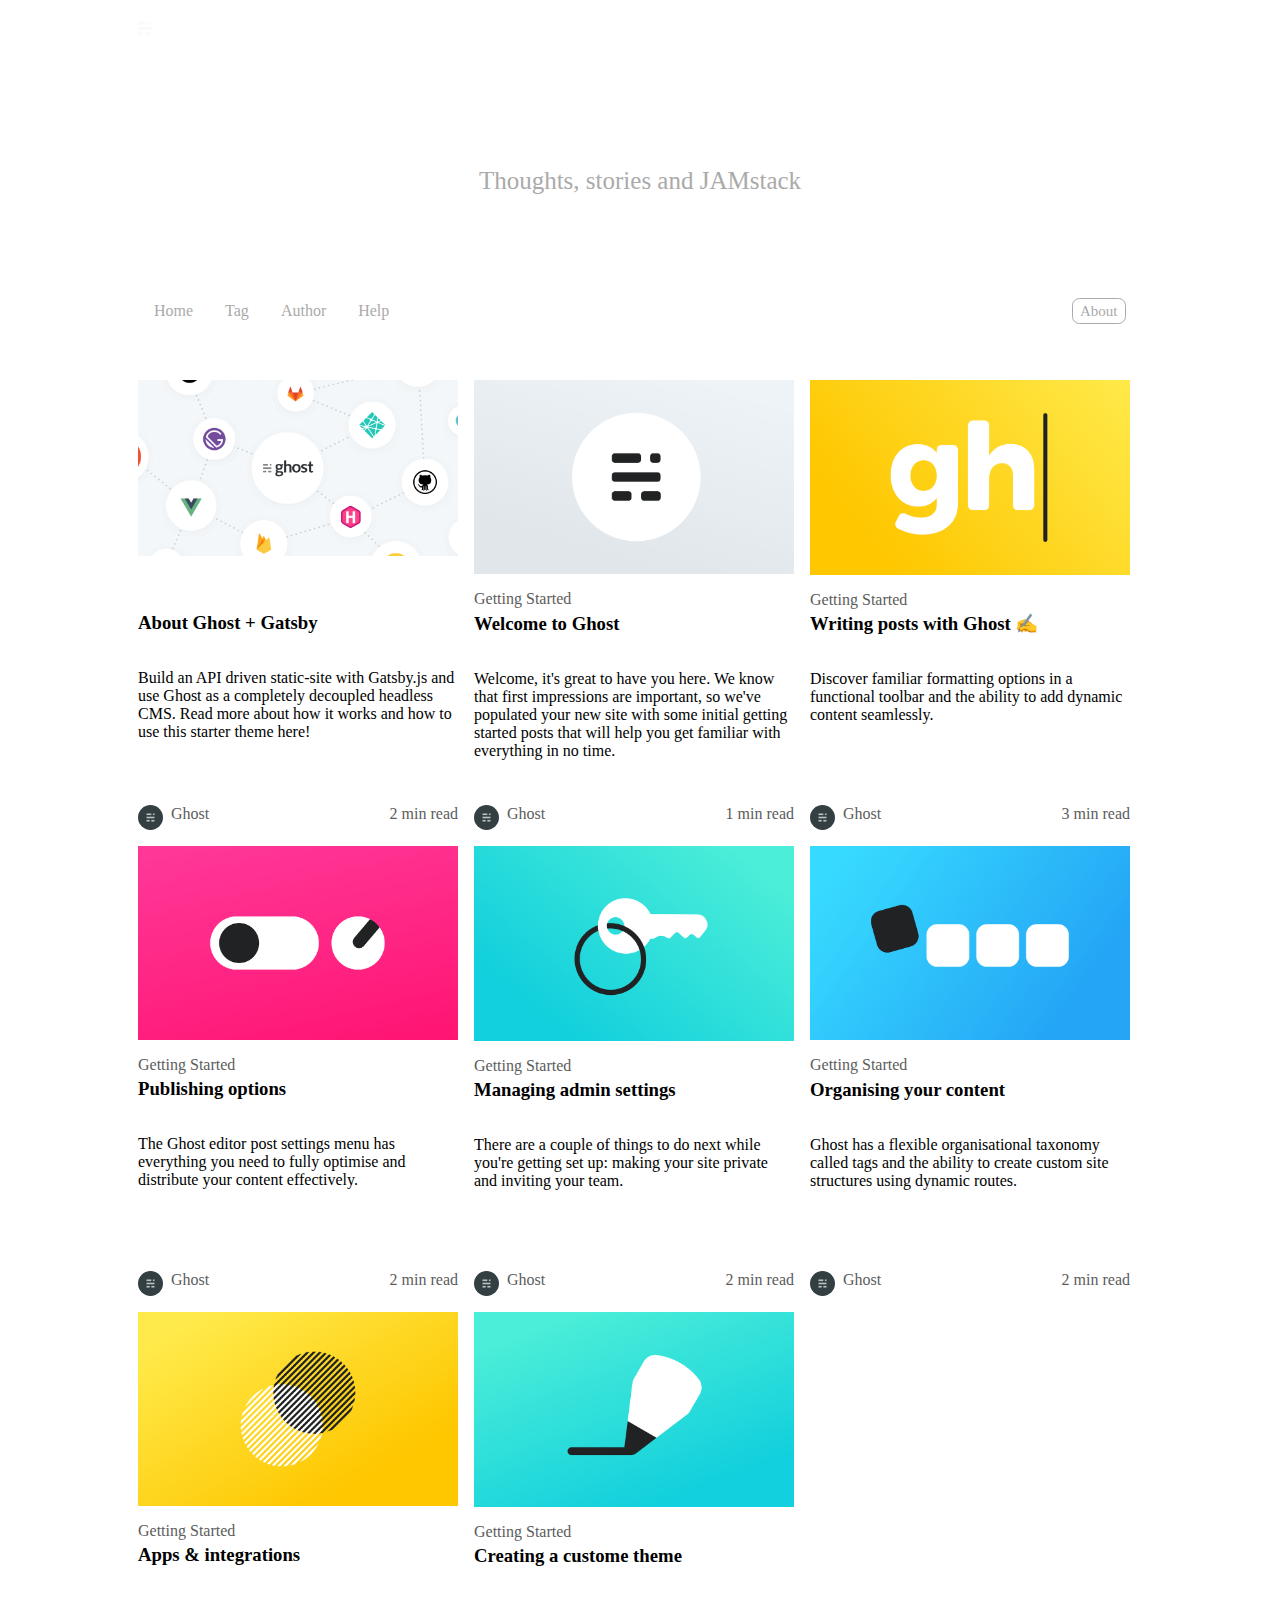
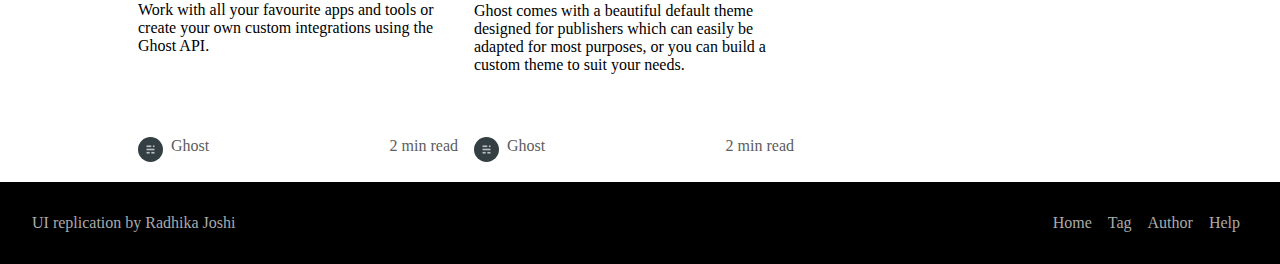
<file: gatsbyghost.html>
<!DOCTYPE html>
<html lang="en">

<head>
    <meta charset="UTF-8">
    <meta http-equiv="X-UA-Compatible" content="IE=edge">
    <meta name="viewport" content="width=device-width, initial-scale=1.0">
    <title>Document</title>
    <link href="gatsbyghost.css" rel="stylesheet">
</head>

<body>
    <header >
        <div class="header-icons main-container">
            <div class="left-position">
                <img class="logo-icons" src="images/ghost-logo.svg">
            </div>
            <div class="right-position">
                <img class="s-icons" src="images/twitter.svg">
                <img class="s-icons" src="images/facebook.svg">
                <img class="s-icons" src="images/rss.svg">
            </div>


        </div>
        <div class="page-heading-content main-container">
            <h1 class="page-heading">Ghost & Gatsby</h1>
            <p class="page-heading-tagline">Thoughts, stories and JAMstack</p>
        </div>
        <div class="main-container">
            <nav>
                <ul>
                    <div>
                        <li><a href="index.html">Home</a></li>
                        <li><a>Tag</a></li>
                        <li><a>Author</a></li>
                        <li><a>Help</a></li>
                    </div>
                    <div>
                        <li class="position-right "><a class="link-btn-design">About</a></li>
                    </div>

                </ul>
            </nav>
        </div>

    </header>

    <main class="main-container">
        <div class="post-container">

            <div class="post first-post">
                <img class="post-image" src="images/ghost-headless-feature-image.png">
                <h3>About Ghost + Gatsby</h3>
                <p class="post-description">Build an API driven static-site with Gatsby.js and use Ghost as a completely
                    decoupled headless CMS. Read more about how it works and how to use this starter theme here!</p>
                <div class="post-ghost-icon-readtime">
                    <div class="logo-ghost-label">
                        <img class="ghost-icon" src="images/ghost.png">
                        <span class="ghost-label"> Ghost</span>
                    </div>
                    <div>
                        <span class="reading-time">2 min read</span>
                    </div>
                </div>
            </div>
            <div class="post">
                <img class="post-image" src="images/welcome-to-ghost.png">
                <p class="started-label">Getting Started</p>
                <h3>Welcome to Ghost</h3>
                <p class="post-description"> Welcome, it's great to have you here. We know that first impressions are
                    important, so we've populated your new site with some initial getting started posts that will help
                    you get familiar with everything in no time.</p>
                <div class="post-ghost-icon-readtime">
                    <div class="logo-ghost-label">
                        <img class="ghost-icon" src="images/ghost.png">
                        <span class="ghost-label"> Ghost</span>
                    </div>
                    <div>
                        <span class="post-reading-time">1 min read</span>
                    </div>
                </div>
            </div>
            <div class="post">
                <img class="post-image" src="images/writing-posts-with-ghost.png">
                <p class="started-label">Getting Started</p>
                <h3>Writing posts with Ghost ✍️</h3>
                <p class="post-description">Discover familiar formatting options in a functional toolbar and the ability
                    to add dynamic content seamlessly.</p>
                <div class="post-ghost-icon-readtime">
                    <div class="logo-ghost-label">
                        <img class="ghost-icon" src="images/ghost.png">
                        <span class="ghost-label"> Ghost</span>
                    </div>
                    <div>
                        <span class="post-reading-time">3 min read</span>
                    </div>
                </div>
            </div>
            <div class="post">
                <img class="post-image" src="images/publishing-options.png">
                <p class="started-label">Getting Started</p>
                <h3>Publishing options</h3>
                <p class="post-description">The Ghost editor post settings menu has everything you need to fully
                    optimise and distribute your content effectively.</p>
                <div class="post-ghost-icon-readtime">
                    <div class="logo-ghost-label">
                        <img class="ghost-icon" src="images/ghost.png">
                        <span class="ghost-label"> Ghost</span>
                    </div>
                    <div>
                        <span class="post-reading-time">2 min read</span>
                    </div>
                </div>
            </div>
            <div class="post">
                <img class="post-image" src="images/admin-settings.png">
                <p class="started-label">Getting Started</p>
                <h3>Managing admin settings</h3>
                <p class="post-description">There are a couple of things to do next while you're getting set up: making
                    your site private and inviting your team.</p>
                <div class="post-ghost-icon-readtime">
                    <div class="logo-ghost-label">
                        <img class="ghost-icon" src="images/ghost.png">
                        <span class="ghost-label"> Ghost</span>
                    </div>
                    <div>
                        <span class="post-reading-time">2 min read</span>
                    </div>
                </div>
            </div>
            <div class="post">
                <img class="post-image" src="images/organising-your-content.png">
                <p class="started-label">Getting Started</p>
                <h3>Organising your content</h3>
                <p class="post-description">Ghost has a flexible organisational taxonomy called tags and the ability to
                    create custom site structures using dynamic routes.</p>
                <div class="post-ghost-icon-readtime">
                    <div class="logo-ghost-label">
                        <img class="ghost-icon" src="images/ghost.png">
                        <span class="ghost-label"> Ghost</span>
                    </div>
                    <div>
                        <span class="post-reading-time">2 min read</span>
                    </div>
                </div>
            </div>
            <div class="post">
                <img class="post-image" src="images/app-integrations.png">
                <p class="started-label">Getting Started</p>
                <h3>Apps & integrations</h3>
                <p class="post-description">Work with all your favourite apps and tools or create your own custom
                    integrations using the Ghost API.</p>
                <div class="post-ghost-icon-readtime">
                    <div class="logo-ghost-label">
                        <img class="ghost-icon" src="images/ghost.png">
                        <span class="ghost-label"> Ghost</span>
                    </div>
                    <div>
                        <span class="post-reading-time">2 min read</span>
                    </div>
                </div>
            </div>
            <div class="post">
                <img class="post-image" src="images/creating-a-custom-theme.png">
                <p class="started-label">Getting Started</p>
                <h3>Creating a custome theme</h3>
                <p class="post-description">Ghost comes with a beautiful default theme designed for publishers which can
                    easily be adapted for most purposes, or you can build a custom theme to suit your needs.</p>
                <div class="post-ghost-icon-readtime">
                    <div class="logo-ghost-label">
                        <img class="ghost-icon" src="images/ghost.png">
                        <span class="ghost-label"> Ghost</span>
                    </div>
                    <div>
                        <span class="post-reading-time">2 min read</span>
                    </div>
                </div>
            </div>


        </div>
    </main>
    <footer>
        <div class="footer-content">
            <div class="copyright-info">
               UI replication by Radhika Joshi
            </div>
            <div class="footer-nav-links">
             
                        <li><a>Home</a></li>
                        <li><a>Tag</a></li>
                        <li><a>Author</a></li>
                        <li><a>Help</a></li>
              
            </div>
        </div>
    </footer>

</body>

</html>
</file>
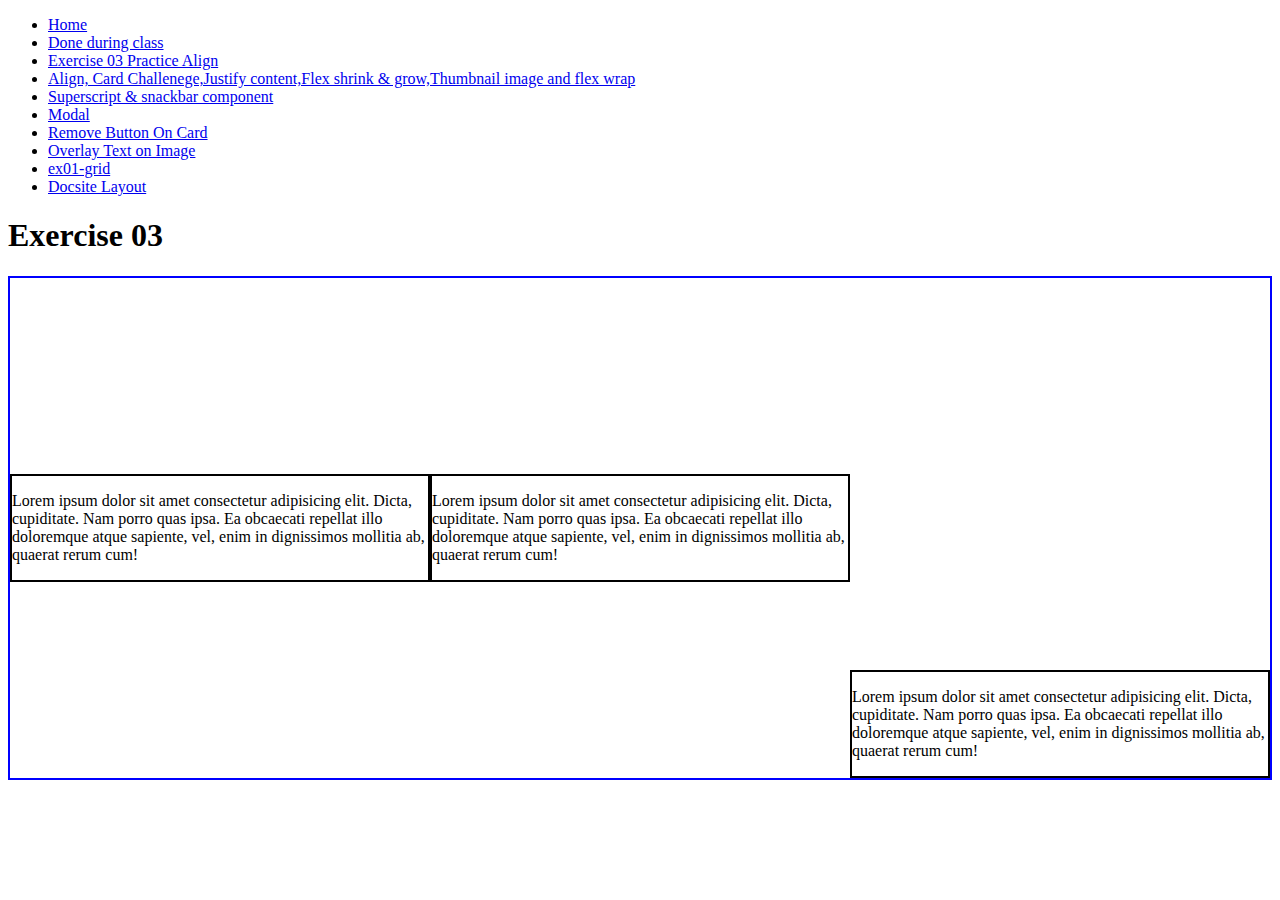
<file: index2.html>
<!DOCTYPE html>
<html lang="en">

<head>
    <meta charset="UTF-8">
    <meta http-equiv="X-UA-Compatible" content="IE=edge">
    <meta name="viewport" content="width=device-width, initial-scale=1.0">
    <title>CSS HW</title>
    <link href="styles2.css" rel="stylesheet">
</head>

<body>
    <nav>
        <ul>
            <li><a href="Index.html">Home</a></li>
            <li><a href="index1.html">Done during class</a></li>
            <li><a href="index2.html">Exercise 03 Practice Align</a></li>
            <li><a href="index3.html">Align, Card Challenege,Justify content,Flex shrink & grow,Thumbnail image and flex wrap</a></li>
            <li><a href="index4.html">Superscript & snackbar component</a></li>
            <li><a href="index5.html">Modal</a></li>
            <li><a href="index6.html">Remove Button On Card</a></li>
            <li><a href="index7.html">Overlay Text on Image</a></li>
            <li><a href="index8.html">ex01-grid</a></li>
            <li><a href="index9.html">Docsite Layout</a></li>
        </ul>
    </nav>
    <h1>Exercise 03</h1>
    <div class="main-container"> 
        <div class="child-container">
            <p>Lorem ipsum dolor sit amet consectetur adipisicing elit. Dicta, cupiditate. Nam porro quas ipsa. Ea
                obcaecati repellat illo doloremque atque sapiente, vel, enim in dignissimos mollitia ab, quaerat
                rerum cum!</p>
        </div>
        <div class="child-container">
            <p>Lorem ipsum dolor sit amet consectetur adipisicing elit. Dicta, cupiditate. Nam porro quas ipsa. Ea
                obcaecati repellat illo doloremque atque sapiente, vel, enim in dignissimos mollitia ab, quaerat
                rerum cum!</p>
        </div>
        <div class="child-container third-child">
            <p>Lorem ipsum dolor sit amet consectetur adipisicing elit. Dicta, cupiditate. Nam porro quas ipsa. Ea
                obcaecati repellat illo doloremque atque sapiente, vel, enim in dignissimos mollitia ab, quaerat
                rerum cum!</p>
        </div>
    </div>


</body>

</html>
</file>
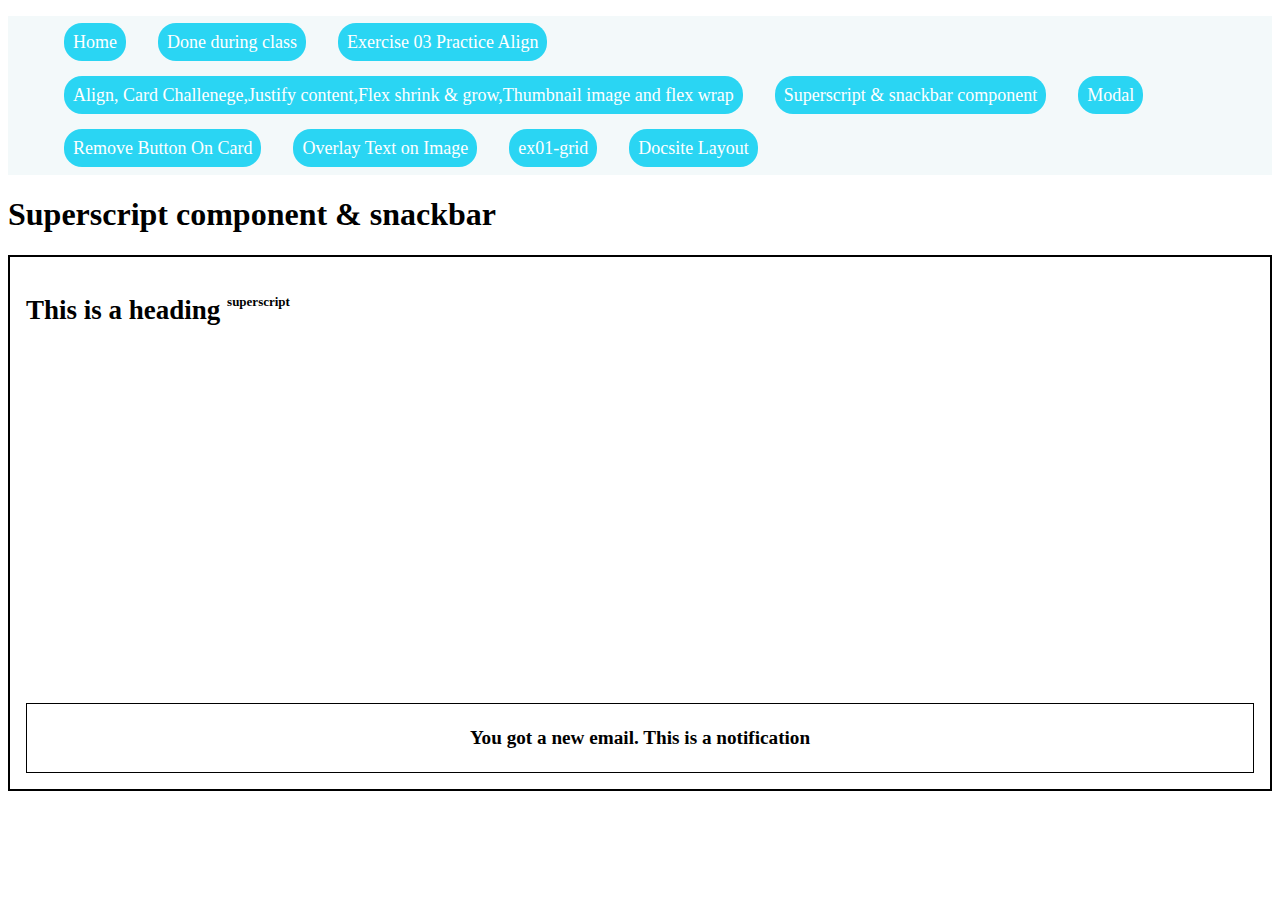
<file: index4.html>
<!DOCTYPE html>
<html lang="en">
<head>
    <meta charset="UTF-8">
    <meta http-equiv="X-UA-Compatible" content="IE=edge">
    <meta name="viewport" content="width=device-width, initial-scale=1.0">
    <title>CSS HW</title>
    <link href="styles4.css" rel="stylesheet">
</head>
<body>
    <nav>
        <ul>
            <li><a href="Index.html">Home</a></li>
            <li><a href="index1.html">Done during class</a></li>
            <li><a href="index2.html">Exercise 03 Practice Align</a></li>
            <li><a href="index3.html">Align, Card Challenege,Justify content,Flex shrink & grow,Thumbnail image and flex wrap</a></li>
            <li><a href="index4.html">Superscript & snackbar component</a></li>
            <li><a href="index5.html">Modal</a></li>
            <li><a href="index6.html">Remove Button On Card</a></li>
            <li><a href="index7.html">Overlay Text on Image</a></li>
            <li><a href="index8.html">ex01-grid</a></li>
            <li><a href="index9.html">Docsite Layout</a></li>
        </ul>
    </nav>

    <h1>Superscript component & snackbar</h1>
    
    <div class="main-container">
        <div class="container">
            <h2>This is a heading <span class="superscript">superscript</span></h2>

        </div>
        <div class="notification">
            <p>You got a new email. This is a notification</p>
        </div>
       
    </div>


</body>
</html>
</file>
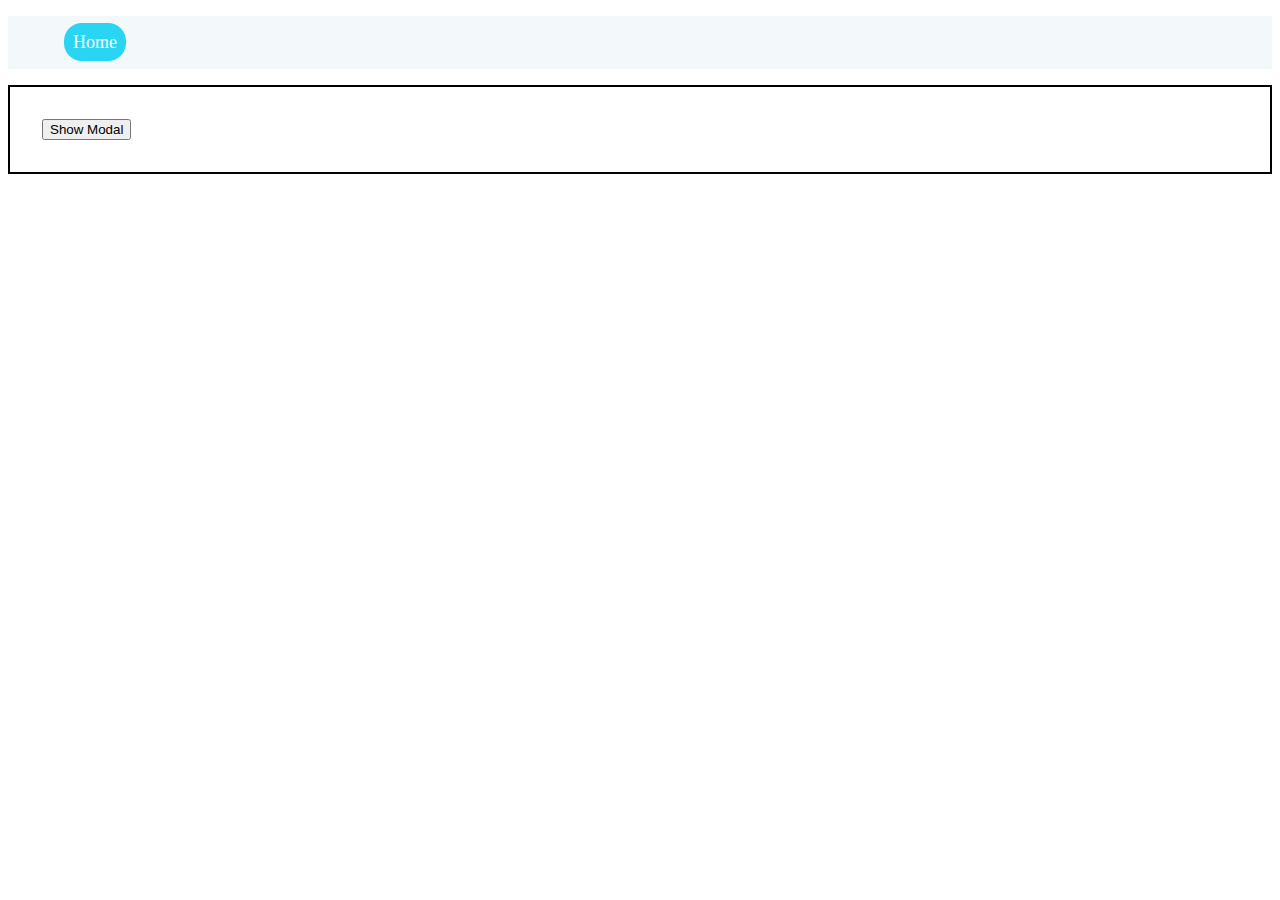
<file: index5.html>
<!DOCTYPE html>
<html lang="en">
<head>
    <meta charset="UTF-8">
    <meta http-equiv="X-UA-Compatible" content="IE=edge">
    <meta name="viewport" content="width=device-width, initial-scale=1.0">
    <title>Document</title>
    <link href="styles5.css" rel="stylesheet">
</head>
<body>
    <nav>
        <ul>
            <li><a href="Index.html">Home</a></li>
            <!-- <li><a href="index1.html">Done during class</a></li>
            <li><a href="index2.html">Exercise 03 Practice Align</a></li>
            <li><a href="index3.html">Align, Card Challenege,Justify content,Flex shrink & grow,Thumbnail image and flex wrap</a></li>
            <li><a href="index4.html">Superscript & snackbar component</a></li>
            <li><a href="index5.html">Modal</a></li>
            <li><a href="index6.html">Remove Button On Card</a></li>
            <li><a href="index7.html">Overlay Text on Image</a></li>
            <li><a href="index8.html">ex01-grid</a></li> -->
        </ul>
    </nav>
    <div class="modal-container">
        <button class="btn" id="modalbtn">Show Modal</button>
        <div id="modal" class="modal">
            <span class="modal-close" id="modalClose">&times;</span>
            <div class="modal-header">
            <h3>This is a Modal Header</h3>
            </div>
            <div class="modal-content">
                <p>Some content of Modal</p>
                <span class="modal-badge">DISCOUNT!!</span>
                <div class="card">
                    
                    <img style="width:220px;" src="/images/greenApples.jpg">
                    <p><strong>Green Apples</strong></p>
                    <p style="color:lightgray">Some description</p>
                    <p style="color:orange"><span style="font-weight: 700; color:black">Rs.479</span> <span style="text-decoration:line-through;color:lightgray">Rs.999</span> (52% OFF)</p>
                </div>
            </div>
            <div class="modal-footer">
                <footer><p>Modal Footer</p></footer>
            </div>
        </div>
    </div>
    <script>
        var modalRef=document.getElementById("modal");
        var btnRef=document.getElementById("modalbtn");
        var spanRef=document.getElementById("modalClose");

        btnRef.onclick=function(){
            modalRef.style.display="block";
        }

        spanRef.onclick=function(){
          modalRef.style.display="none";
            
        }
       
    </script>
</body>
</html>
</file>
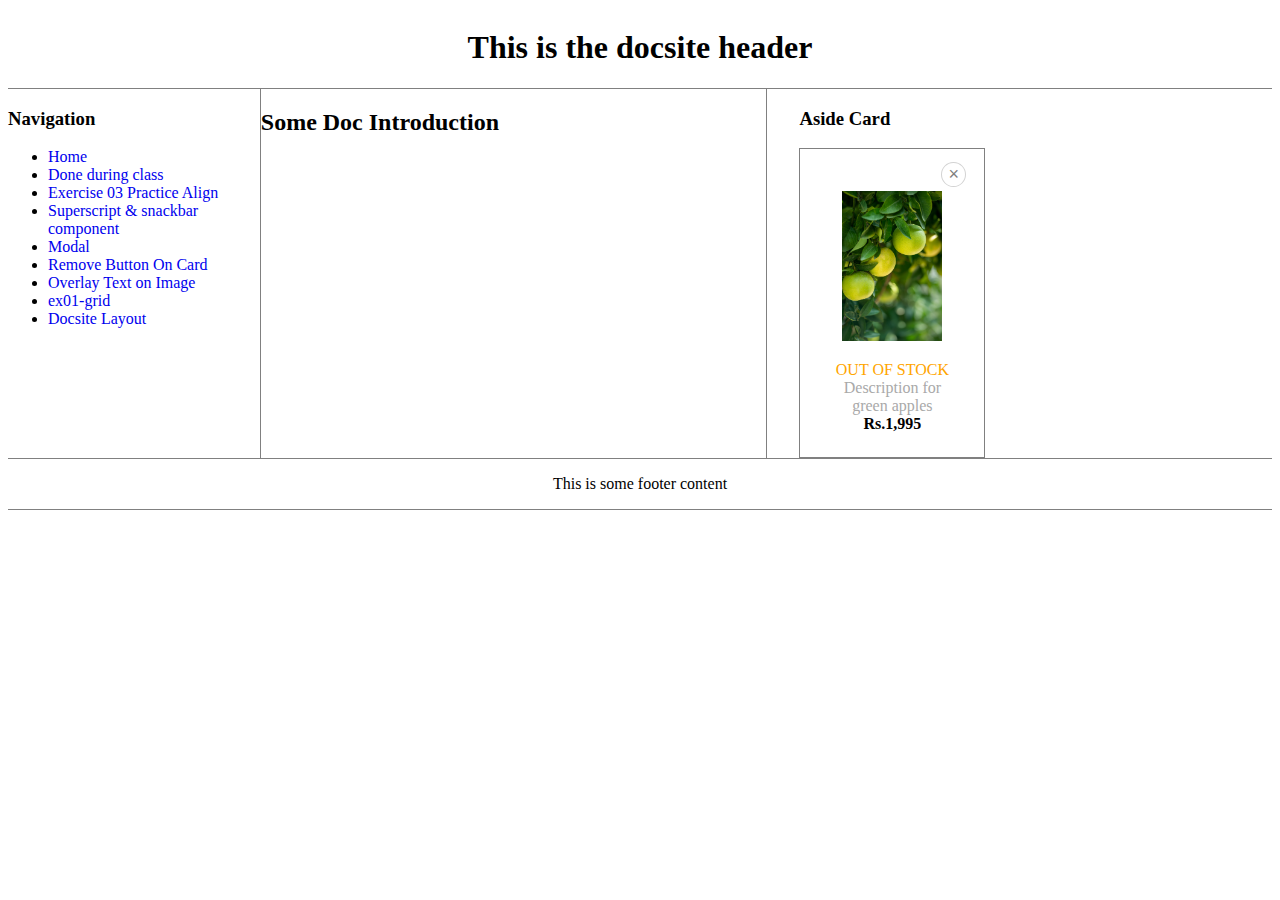
<file: index9.html>
<!DOCTYPE html>
<html lang="en">

<head>
    <meta charset="UTF-8">
    <meta http-equiv="X-UA-Compatible" content="IE=edge">
    <meta name="viewport" content="width=device-width, initial-scale=1.0">
    <title>Document</title>
    <link href="styles9.css" rel="stylesheet">
</head>

<body>
    <div class="doc-site-layout">
        <header class="header12 ">
            <h1>This is the docsite header</h1>
        </header>
        <div class="nav">
            <nav >
                <h3>Navigation</h3>
                <ul>
                    <li><a href="Index.html">Home</a></li>
                    <li><a href="index1.html">Done during class</a></li>
                    <li><a href="index2.html">Exercise 03 Practice Align</a></li>
                    <!-- <li><a href="index3.html">Align, Card Challenege,Justify content,Flex shrink & grow,Thumbnail image and
                            flex wrap</a></li> -->
                    <li><a href="index4.html">Superscript & snackbar component</a></li>
                    <li><a href="index5.html">Modal</a></li>
                    <li><a href="index6.html">Remove Button On Card</a></li>
                    <li><a href="index7.html">Overlay Text on Image</a></li>
                    <li><a href="index8.html">ex01-grid</a></li>
                    <li><a href="index9.html">Docsite Layout</a></li>
                </ul>
            </nav>
        </div>
        
        <div class="doc ">
            <h2>Some Doc Introduction</h2>
            
        </div>
        
        <aside class="aside">
            <h3>Aside Card</h3>
            <div class="card-remove-button-container">
                <div class="card">
                    <div class="card-content-section">
                        <button class="card-remove-btn">&times;</button>
                        <div class="card-content">
                            <img style="width:100px;" src="/images/greenApples.jpg">
                            <p><span style="color: orange; text-transform: uppercase;">Out of Stock</span><br>
                                <span style="color:darkgray">Description for green apples</span><br>
                                <span style="font-weight: 700;"><strong>Rs.1,995</strong></span>
                            </p>
                        </div>
                    </div>

                </div>

            </div>
        </aside>
        <footer class="footer22 ">
            <p>This is some footer content</p>
        </footer>
    </div>
   
</body>

</html>
</file>
<file: gatsbyghost.css>
body{
    margin:0 auto;
}
.main-container{

    max-width: 675px;;
}

header{
    background-image:url("https://static.ghost.org/v1.0.0/images/blog-cover.jpg") ;
    background-position: center;
    background-repeat: no-repeat;
    height:360px;
    display:flex;
    flex-direction: column;
    justify-content: space-between;
}
.header-icons{
    display:flex;
    /* border: 2px solid green; */
    justify-content: space-between;
    position: relative;
    float:top;
}
.page-heading-content{
    position: relative;
    
}
.s-icons,.logo-icons{
        margin:1em 0.5em 1em 0.5em;
        padding:0;
}
.s-icons{
    height: 20px;
    /* border: 2px solid white; */
    
    
}
.logo-icons{
    height:25px;  
}

.page-heading,.page-heading-tagline{
    color:white;
    text-align: center;
}
.page-heading{
margin-bottom:0;
}
.page-heading-tagline{
  margin-top:0.25em;
    padding-top:0;
    font-size:25px;
    color:#aaa;
}
nav{
    color:#aaa;
}
nav>ul{
    display:flex;
    padding:0.5em;
    justify-content: space-between;
    
}
nav>ul>div{
    display:flex;
}
nav>ul>div>li{
    padding:1em;
    list-style-type: none;
}
nav>ul>div>li>a{
    color:#aaa;
    text-decoration: none;;
}
nav>ul>div>li>a:hover{
    color:white;
}
.link-btn-design{
    border:1px solid #aaa;
    margin-top:0;
    margin-bottom:0;
    padding:0.25em 0.5em 0.25em 0.5em;
    border-radius:0.5em;
    font-size:15px;
}
 main{
     padding:0.75em 0em 0.75em 0;
    
 }
 
 .post-container{
     display:flex;     
     flex-direction: column;
     flex-wrap:wrap;
    
 }
 .post{
    padding:0.5em; 
   
 }
.post-image{
  width:100%;
  height:auto;
  
}
.started-label{
color:rgb(92, 92, 92);;
margin-bottom:0;
padding-bottom:0;
}
.post>h3{
padding-top:0;
margin-top:0.25em;
}
.post-description{
    width: inherit;
}
.post-ghost-icon-readtime{
    display:flex;
    justify-content: space-between;
    color:rgb(92, 92, 92);
    font-weight:100;
}
.ghost-icon{
    height:25px;
    border-radius:50%;
}
.logo-ghost-label{
    display:flex;
   
}
.ghost-label,.post-reading-time{
    padding-left:0.5em;
   
}

footer{
    background-color: black;
    color:#aaa;
    padding:2em;
    
}
.footer-content{
    display:flex;
    justify-content: space-between;
    /* border:1px solid white; */
}

.footer-nav-links{
    display:flex;
}
.footer-nav-links>li{
    display:flex;
    list-style-type: none;
    padding:0 0.5em 0 0.5em;
    
}

@media (min-width:676px){
 .main-container{     
    min-width:1020px;
    margin:0 auto;
 }
 
 .post-container{      
    flex-direction: row;
    flex-wrap:wrap;   
    justify-content: flex-start;
    
 }
 .post{
     width:320px;
     height:450px;
     display:flex;
     flex-direction:column;
     
 }

 .post-description{
     flex-grow: 1;
     /* border: 2px solid green; */
 }
 .first-post>h3{
     margin-top:3em;
 }
}
</file>
<file: styles2.css>
.main-container{
   border:2px solid blue;
    display: flex;
    align-items:center;
    height:500px;
}

.child-container{
   border: 2px solid black;
}

.third-child{
    
    align-self:flex-end;
}
</file>
<file: styles4.css>
ul{
    display: flex;
    background-color:rgb(243, 249, 250);
    flex-wrap: wrap;
}
ul>li{
    
    padding:0.25em;
    list-style-type: none;
    margin:0.75em;
}
ul>li>a{
    text-decoration: none;
    font-size: large;
    color:white;
    background-color:rgb(42, 213, 243); 
    padding:0.5em;
    border-radius: 1em;;
}
.main-container{
    padding:1em;
    border:2px solid black;
    height:500px;
    display: flex;
    flex-direction: column;
    justify-content: space-between;
}

.container{
display: flex;
font-size:large;
font-weight: 700;

}

.superscript{
    position:relative;
    font-size:small;
    bottom:1em;
}

.notification{
   
    border: 1px solid black;
}

.notification>p{
    font-weight: 700;
    padding:0.25rem;
    font-size: larger;
    text-align: center;
}
</file>
<file: styles5.css>
ul{
    display: flex;
    background-color:rgb(243, 249, 250);
    flex-wrap: wrap;
}
ul>li{
    
    padding:0.25em;
    list-style-type: none;
    margin:0.75em;
}
ul>li>a{
    text-decoration: none;
    font-size: large;
    color:white;
    background-color:rgb(42, 213, 243); 
    padding:0.5em;
    border-radius: 1em;;
}

.modal-container{
    padding:2em;
    border: 2px solid black;
    
}
.modal{
   background-color: snow;
    border: 2px solid green;
    position:fixed;
    top:4em;
    /* left:20em; */
    display:none;
    width:100%;
    left:0;
    right:1em;
    background-color: rgb(0,0,0);
    background-color: rgb(0,0,0,0.4);
    /*
    uncomment below styling for full page modal-----
    top:0;
    left:0;
    width: 100%; /* Full width */
    /*height: 100%; /* Full height */
    /*overflow: auto; /* Enable scroll if needed */
    /*background-color: rgb(0,0,0); /* Fallback color */
    /*background-color: rgba(0,0,0,0.4); Black w/ opacity */
}
.modal-header{
    background-color:rgb(158, 227, 255);
    text-align: center;
}
.modal-content{
    display:flex;
    flex-direction: column;
    margin:1em;
    padding:1em;
    align-items:center;
    border-top:1px solid rgb(158, 227, 255);
    border-bottom:1px solid rgb(158, 227, 255);
}
.modal-footer{
    text-align: center;
    background-color:rgb(158, 227, 255); ;
}

.modal-close{
    color:#aaa;
    float:right;
    font-size:28px;
    font-weight: 800;
    background-color: transparent;
    border:none;
}

.modal-close:hover,
.modal-close:focus{
    color:black;
    text-decoration:none;
    cursor:pointer;
}
.modal-badge{
    position:relative;
    top:2em;
    right:3.5em;    
    background:white;
}
</file>
<file: styles9.css>
ul>li>a{
    text-decoration: none;
}

.nav {
    grid-area: nv;
    border-right:1px solid gray;
    width:fit-content;
  }
  
  .doc {
   grid-area: doc;
  }
  
  .aside {
      border-left:1px solid gray;
      padding-left:2em;
    grid-area: aside;
  }
  
  .footer22 {
    grid-area: footer;
    text-align: center;
    border-top:1px solid gray;
    border-bottom:1px solid gray;
  }
  
  .layout {
      grid-template-areas: 
      "nav nav nav"
      "row row aside"
      "row row aside"
      "footer footer footer"
  }
  
  
  .doc-site-layout {
    display:grid;
    grid-template-columns:1fr 1fr 1fr 1fr 1fr;
    grid-template-rows:auto auto auto auto auto;
    grid-template-areas:
    "header header header header header"
    "nv doc doc aside aside"
    "nv doc doc aside aside"
    "nv doc doc aside aside"
    "footer footer footer footer footer"
  }
  
  .header12 {
      text-align: center;
    grid-area: header;
    border-bottom:1px solid gray;
  }

 
.card-remove-button-container{
    grid-area:doc;
    /* Change the width & remove card-showSimilat-section div if not needed */
/* margin:0 auto;
width:675px; */
}

.card{
    /*  set width roughly same as width of image */
    width:120px;
    border: 1px solid gray;
    padding:0.5em 2em 0.5em 2em;
    display: flex;
    flex-direction: column;
   
}

.card-content{

    text-align: center;
}

.card-remove-btn{

    position:relative;
    float:right;
    left:1em;
    width:fit-content;
    border-radius:100%;
    background-color: transparent;
    font-size:18px;
    border: 1px solid lightgray;
    color:gray;
    margin:0.25em;
    
}

.card-showSimilar-section{
    width:120px;
    border:1px solid gray;
    padding:0 2em 0 2em;
    
}

.card-showsimilar-btn{
background-color: transparent;
width: inherit;
border:none;
font-size:small;
padding:0.25em;
color:rgb(190, 6, 37);
font-weight: 600;
}
</file>
